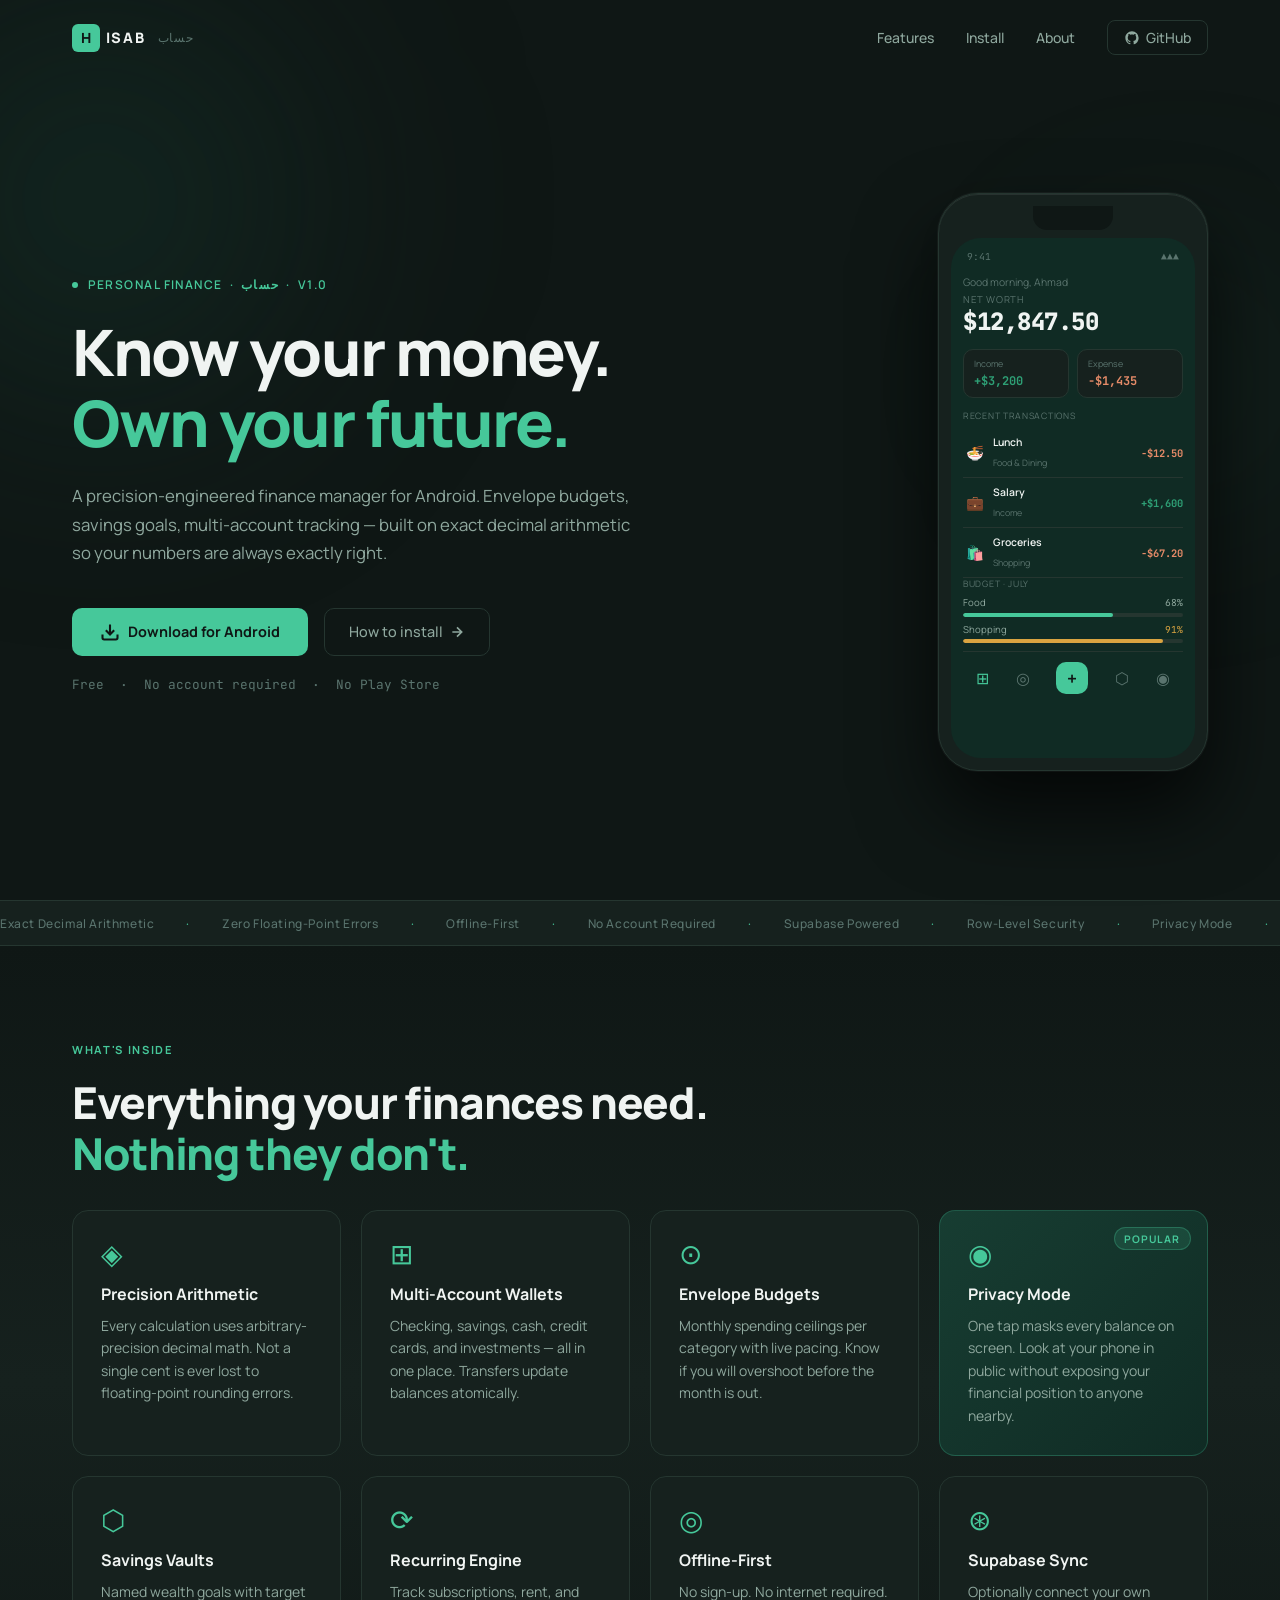
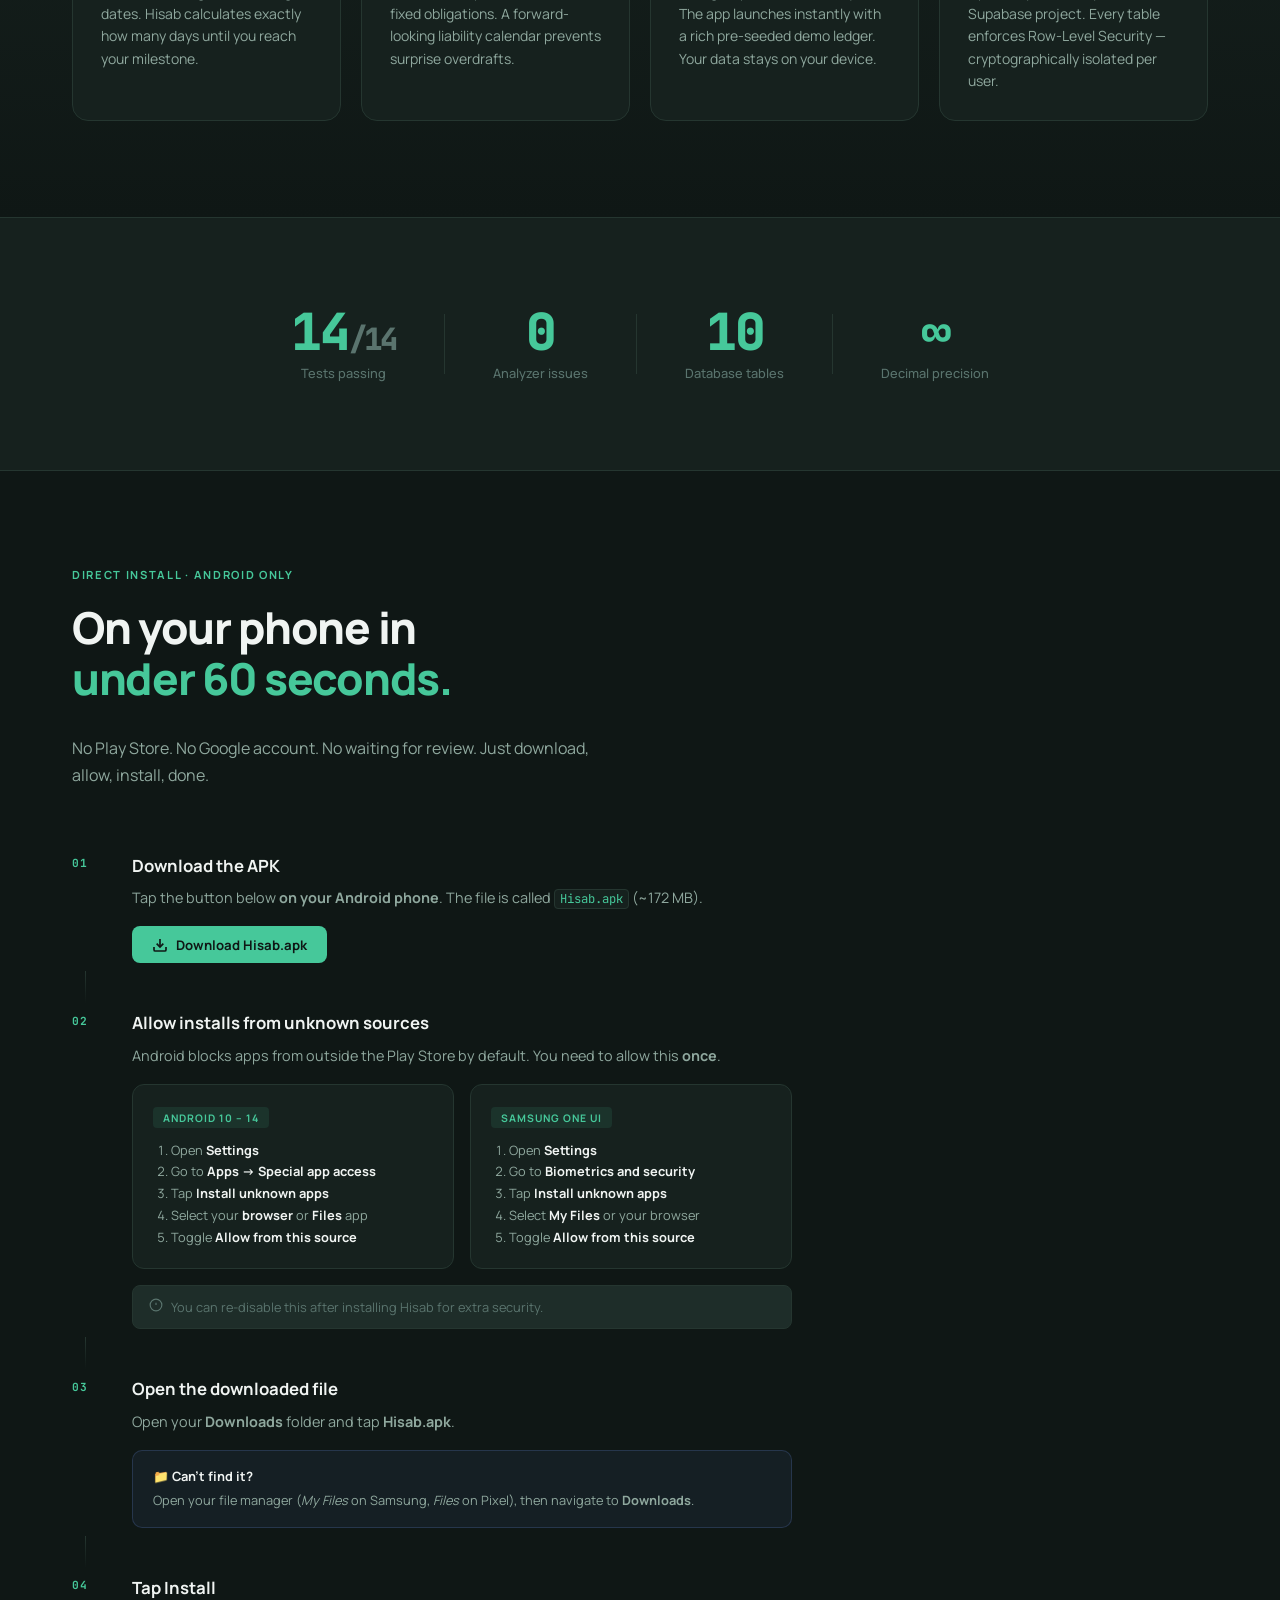
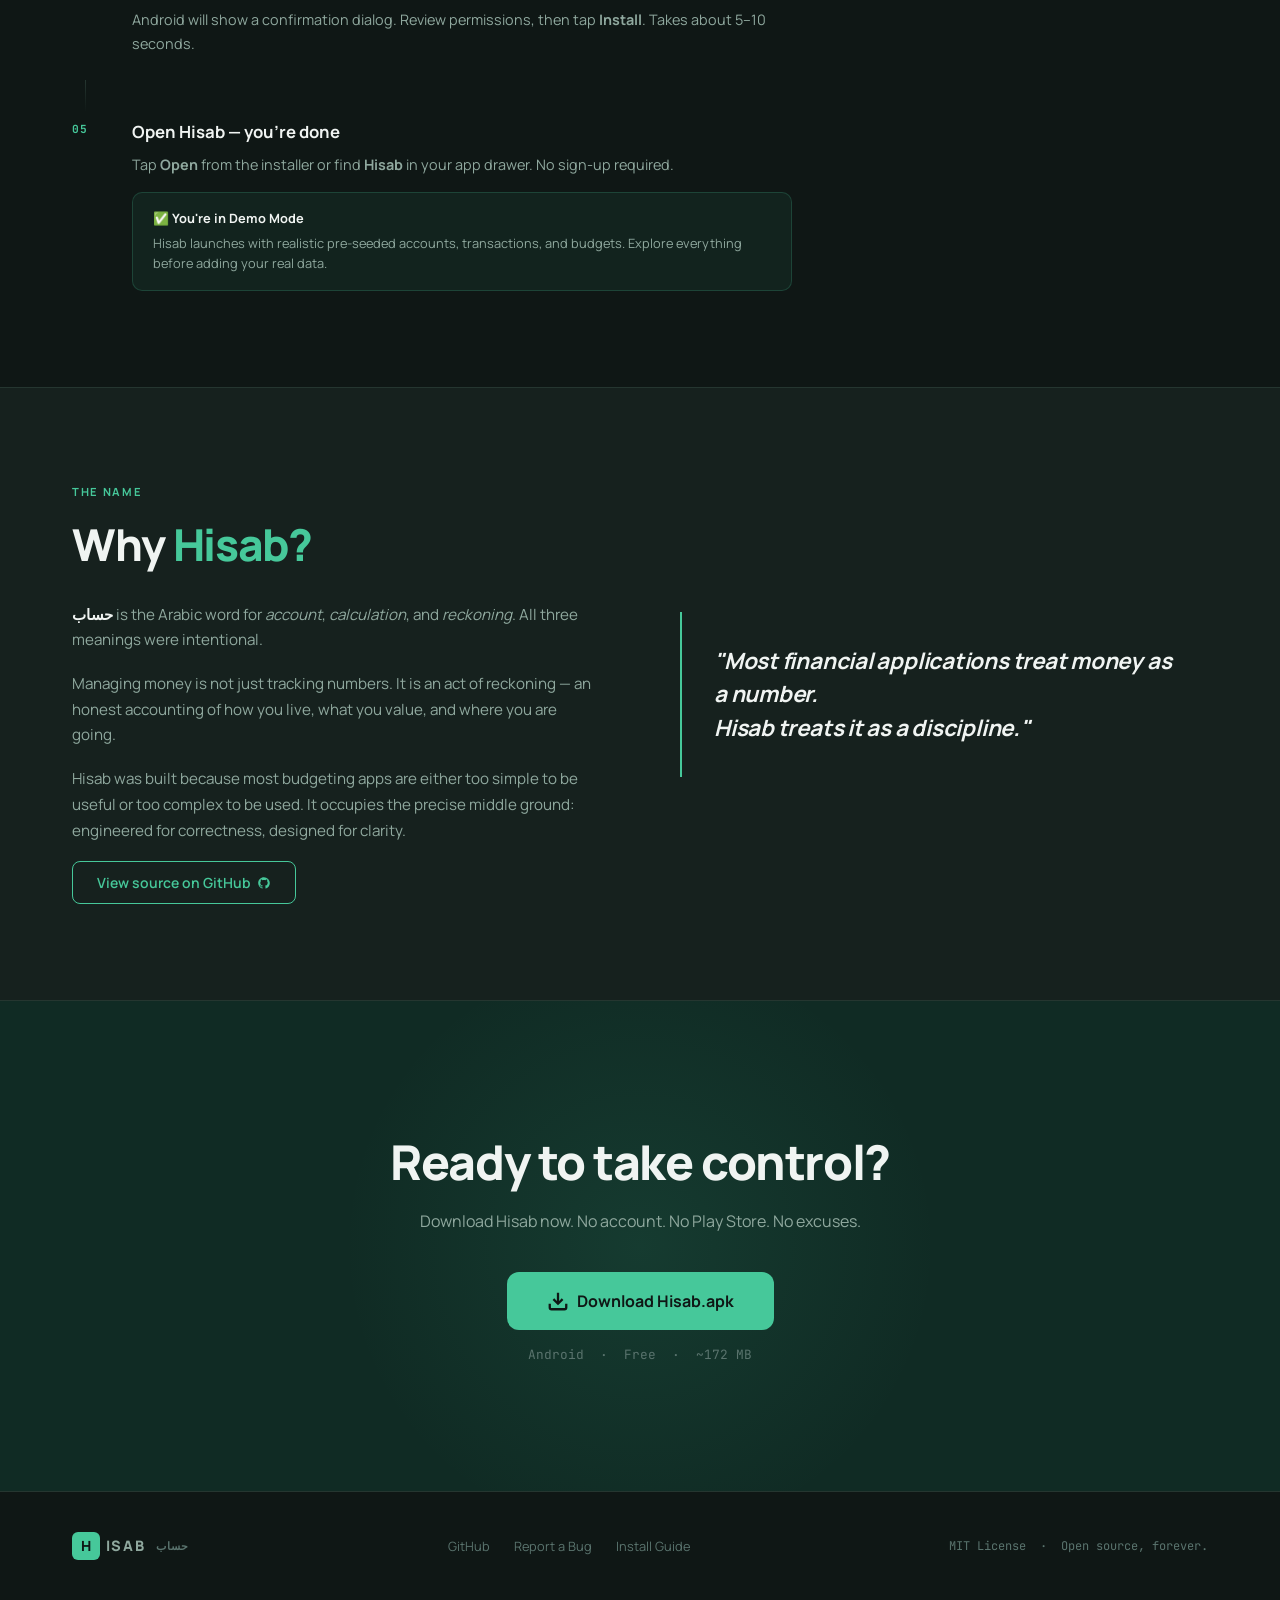
<file: website/index.html>
﻿<!DOCTYPE html>
<html lang="en">
<head>
  <meta charset="UTF-8" />
  <meta name="viewport" content="width=device-width, initial-scale=1.0" />
  <title>Hisab — Know Your Money. Own Your Future.</title>
  <meta name="description" content="Hisab is a precision personal finance manager for Android. Envelope budgets, savings goals, multi-account tracking and exact decimal arithmetic. Download directly — no app store required." />
  <link rel="preconnect" href="https://fonts.googleapis.com" />
  <link rel="preconnect" href="https://fonts.gstatic.com" crossorigin />
  <link href="https://fonts.googleapis.com/css2?family=Manrope:wght@300;400;500;600;700;800&family=JetBrains+Mono:wght@400;500&display=swap" rel="stylesheet" />
  <link rel="stylesheet" href="style.css" />
</head>
<body>

  <nav id="navbar">
    <div class="nav-inner">
      <a href="#" class="nav-logo">
        <span class="logo-mark">H</span><span class="logo-word">ISAB</span><span class="logo-arabic">حساب</span>
      </a>
      <div class="nav-links">
        <a href="#features">Features</a>
        <a href="#install">Install</a>
        <a href="#about">About</a>
        <a href="https://github.com/dinksira/Hisab" target="_blank" class="nav-github" id="nav-github-link">
          <svg width="16" height="16" viewBox="0 0 24 24" fill="currentColor"><path d="M12 2C6.477 2 2 6.477 2 12c0 4.42 2.87 8.17 6.84 9.5.5.08.66-.23.66-.5v-1.69c-2.77.6-3.36-1.34-3.36-1.34-.46-1.16-1.11-1.47-1.11-1.47-.91-.62.07-.6.07-.6 1 .07 1.53 1.03 1.53 1.03.87 1.52 2.34 1.07 2.91.83.09-.65.35-1.09.63-1.34-2.22-.25-4.55-1.11-4.55-4.92 0-1.11.38-2 1.03-2.71-.1-.25-.45-1.29.1-2.64 0 0 .84-.27 2.75 1.02.79-.22 1.65-.33 2.5-.33.85 0 1.71.11 2.5.33 1.91-1.29 2.75-1.02 2.75-1.02.55 1.35.2 2.39.1 2.64.65.71 1.03 1.6 1.03 2.71 0 3.82-2.34 4.66-4.57 4.91.36.31.69.92.69 1.85V21c0 .27.16.59.67.5C19.14 20.16 22 16.42 22 12A10 10 0 0 0 12 2z"/></svg>
          GitHub
        </a>
      </div>
    </div>
  </nav>

  <section id="hero">
    <div class="hero-glow hero-glow-1"></div>
    <div class="hero-glow hero-glow-2"></div>
    <div class="hero-content">
      <div class="hero-eyebrow"><span class="eyebrow-dot"></span>Personal Finance &nbsp;·&nbsp; حساب &nbsp;·&nbsp; v1.0</div>
      <h1 class="hero-title">Know your money.<br/><em>Own your future.</em></h1>
      <p class="hero-sub">A precision-engineered finance manager for Android. Envelope budgets, savings goals, multi-account tracking — built on exact decimal arithmetic so your numbers are always exactly right.</p>
      <div class="hero-actions">
        <a href="https://github.com/dinksira/Hisab/releases/latest/download/Hisab.apk" class="btn-primary" id="hero-download-btn" download>
          <svg width="20" height="20" viewBox="0 0 24 24" fill="none" stroke="currentColor" stroke-width="2.5"><path d="M21 15v4a2 2 0 0 1-2 2H5a2 2 0 0 1-2-2v-4"/><polyline points="7 10 12 15 17 10"/><line x1="12" y1="15" x2="12" y2="3"/></svg>
          Download for Android
        </a>
        <a href="#install" class="btn-ghost" id="hero-guide-btn">How to install <svg width="16" height="16" viewBox="0 0 24 24" fill="none" stroke="currentColor" stroke-width="2.5"><path d="M5 12h14M12 5l7 7-7 7"/></svg></a>
      </div>
      <p class="hero-note">Free &nbsp;·&nbsp; No account required &nbsp;·&nbsp; No Play Store</p>
    </div>

    <div class="hero-phone" aria-hidden="true">
      <div class="phone-frame">
        <div class="phone-notch"></div>
        <div class="phone-screen">
          <div class="screen-status"><span>9:41</span><span class="ss-icons">▲▲▲</span></div>
          <div class="screen-header">
            <div class="screen-greeting">Good morning, Ahmad</div>
            <div class="screen-nw-label">Net Worth</div>
            <div class="screen-nw">$12,847.50</div>
          </div>
          <div class="screen-cards">
            <div class="screen-card"><div class="card-label">Income</div><div class="card-val green">+$3,200</div></div>
            <div class="screen-card"><div class="card-label">Expense</div><div class="card-val orange">-$1,435</div></div>
          </div>
          <div class="screen-sl">Recent Transactions</div>
          <div class="screen-tx"><div class="tx-icon">🍜</div><div class="tx-info"><span>Lunch</span><small>Food & Dining</small></div><div class="tx-amt red">-$12.50</div></div>
          <div class="screen-tx"><div class="tx-icon">💼</div><div class="tx-info"><span>Salary</span><small>Income</small></div><div class="tx-amt green">+$1,600</div></div>
          <div class="screen-tx"><div class="tx-icon">🛍️</div><div class="tx-info"><span>Groceries</span><small>Shopping</small></div><div class="tx-amt red">-$67.20</div></div>
          <div class="screen-sl">Budget · July</div>
          <div class="screen-budget">
            <div class="budget-row"><span>Food</span><span class="budget-pct">68%</span></div>
            <div class="budget-bar"><div class="budget-fill" style="width:68%;background:#46C89A"></div></div>
          </div>
          <div class="screen-budget">
            <div class="budget-row"><span>Shopping</span><span class="budget-pct warn">91%</span></div>
            <div class="budget-bar"><div class="budget-fill" style="width:91%;background:#D9A441"></div></div>
          </div>
          <div class="screen-nav">
            <div class="sni active">⊞</div><div class="sni">◎</div>
            <div class="sni fab">+</div>
            <div class="sni">⬡</div><div class="sni">◉</div>
          </div>
        </div>
      </div>
    </div>
  </section>

  <div class="ticker-strip" aria-hidden="true">
    <div class="ticker-track">
      <span>Exact Decimal Arithmetic</span><span class="ticker-sep">·</span>
      <span>Zero Floating-Point Errors</span><span class="ticker-sep">·</span>
      <span>Offline-First</span><span class="ticker-sep">·</span>
      <span>No Account Required</span><span class="ticker-sep">·</span>
      <span>Supabase Powered</span><span class="ticker-sep">·</span>
      <span>Row-Level Security</span><span class="ticker-sep">·</span>
      <span>Privacy Mode</span><span class="ticker-sep">·</span>
      <span>Free Forever</span><span class="ticker-sep">·</span>
      <span>Open Source · Flutter 3.x</span><span class="ticker-sep">·</span>
      <span>Exact Decimal Arithmetic</span><span class="ticker-sep">·</span>
      <span>Zero Floating-Point Errors</span><span class="ticker-sep">·</span>
      <span>Offline-First</span><span class="ticker-sep">·</span>
      <span>No Account Required</span><span class="ticker-sep">·</span>
      <span>Supabase Powered</span><span class="ticker-sep">·</span>
      <span>Row-Level Security</span><span class="ticker-sep">·</span>
      <span>Privacy Mode</span><span class="ticker-sep">·</span>
      <span>Free Forever</span><span class="ticker-sep">·</span>
    </div>
  </div>

  <section id="features">
    <div class="section-inner">
      <div class="section-label">What's inside</div>
      <h2 class="section-title">Everything your finances need.<br/><em>Nothing they don't.</em></h2>
      <div class="features-grid">
        <div class="feature-card reveal" id="feat-1"><div class="feat-icon">◈</div><h3>Precision Arithmetic</h3><p>Every calculation uses arbitrary-precision decimal math. Not a single cent is ever lost to floating-point rounding errors.</p></div>
        <div class="feature-card reveal" id="feat-2"><div class="feat-icon">⊞</div><h3>Multi-Account Wallets</h3><p>Checking, savings, cash, credit cards, and investments — all in one place. Transfers update balances atomically.</p></div>
        <div class="feature-card reveal" id="feat-3"><div class="feat-icon">⊙</div><h3>Envelope Budgets</h3><p>Monthly spending ceilings per category with live pacing. Know if you will overshoot before the month is out.</p></div>
        <div class="feature-card featured reveal" id="feat-4"><div class="feat-badge">Popular</div><div class="feat-icon">◉</div><h3>Privacy Mode</h3><p>One tap masks every balance on screen. Look at your phone in public without exposing your financial position to anyone nearby.</p></div>
        <div class="feature-card reveal" id="feat-5"><div class="feat-icon">⬡</div><h3>Savings Vaults</h3><p>Named wealth goals with target dates. Hisab calculates exactly how many days until you reach your milestone.</p></div>
        <div class="feature-card reveal" id="feat-6"><div class="feat-icon">⟳</div><h3>Recurring Engine</h3><p>Track subscriptions, rent, and fixed obligations. A forward-looking liability calendar prevents surprise overdrafts.</p></div>
        <div class="feature-card reveal" id="feat-7"><div class="feat-icon">◎</div><h3>Offline-First</h3><p>No sign-up. No internet required. The app launches instantly with a rich pre-seeded demo ledger. Your data stays on your device.</p></div>
        <div class="feature-card reveal" id="feat-8"><div class="feat-icon">⊛</div><h3>Supabase Sync</h3><p>Optionally connect your own Supabase project. Every table enforces Row-Level Security — cryptographically isolated per user.</p></div>
      </div>
    </div>
  </section>

  <section id="stats">
    <div class="section-inner stats-inner">
      <div class="stat-block"><div class="stat-num">14<span class="stat-unit">/14</span></div><div class="stat-label">Tests passing</div></div>
      <div class="stat-divider"></div>
      <div class="stat-block"><div class="stat-num">0</div><div class="stat-label">Analyzer issues</div></div>
      <div class="stat-divider"></div>
      <div class="stat-block"><div class="stat-num">10</div><div class="stat-label">Database tables</div></div>
      <div class="stat-divider"></div>
      <div class="stat-block"><div class="stat-num">∞</div><div class="stat-label">Decimal precision</div></div>
    </div>
  </section>

  <section id="install">
    <div class="section-inner">
      <div class="section-label">Direct Install · Android Only</div>
      <h2 class="section-title">On your phone in<br/><em>under 60 seconds.</em></h2>
      <p class="section-sub">No Play Store. No Google account. No waiting for review. Just download, allow, install, done.</p>

      <div class="steps-container">
        <div class="step reveal" id="step-1">
          <div class="step-number">01</div>
          <div class="step-content">
            <h3>Download the APK</h3>
            <p>Tap the button below <strong>on your Android phone</strong>. The file is called <code>Hisab.apk</code> (~172 MB).</p>
            <a href="https://github.com/dinksira/Hisab/releases/latest/download/Hisab.apk" class="btn-primary btn-sm" id="step1-download-btn" download>
              <svg width="16" height="16" viewBox="0 0 24 24" fill="none" stroke="currentColor" stroke-width="2.5"><path d="M21 15v4a2 2 0 0 1-2 2H5a2 2 0 0 1-2-2v-4"/><polyline points="7 10 12 15 17 10"/><line x1="12" y1="15" x2="12" y2="3"/></svg>
              Download Hisab.apk
            </a>
          </div>
        </div>
        <div class="step-connector"></div>
        <div class="step reveal" id="step-2">
          <div class="step-number">02</div>
          <div class="step-content">
            <h3>Allow installs from unknown sources</h3>
            <p>Android blocks apps from outside the Play Store by default. You need to allow this <strong>once</strong>.</p>
            <div class="instruction-cards">
              <div class="instr-card" id="instr-android"><div class="instr-badge">Android 10 – 14</div><ol><li>Open <strong>Settings</strong></li><li>Go to <strong>Apps → Special app access</strong></li><li>Tap <strong>Install unknown apps</strong></li><li>Select your <strong>browser</strong> or <strong>Files</strong> app</li><li>Toggle <strong>Allow from this source</strong></li></ol></div>
              <div class="instr-card" id="instr-samsung"><div class="instr-badge">Samsung One UI</div><ol><li>Open <strong>Settings</strong></li><li>Go to <strong>Biometrics and security</strong></li><li>Tap <strong>Install unknown apps</strong></li><li>Select <strong>My Files</strong> or your browser</li><li>Toggle <strong>Allow from this source</strong></li></ol></div>
            </div>
            <div class="step-note" id="step2-note">
              <svg width="14" height="14" viewBox="0 0 24 24" fill="none" stroke="currentColor" stroke-width="2"><circle cx="12" cy="12" r="10"/><line x1="12" y1="8" x2="12" y2="12"/><line x1="12" y1="16" x2="12.01" y2="16"/></svg>
              You can re-disable this after installing Hisab for extra security.
            </div>
          </div>
        </div>
        <div class="step-connector"></div>
        <div class="step reveal" id="step-3">
          <div class="step-number">03</div>
          <div class="step-content">
            <h3>Open the downloaded file</h3>
            <p>Open your <strong>Downloads</strong> folder and tap <strong>Hisab.apk</strong>.</p>
            <div class="tip-box" id="tip-find-file"><div class="tip-title">📁 Can't find it?</div><p>Open your file manager (<em>My Files</em> on Samsung, <em>Files</em> on Pixel), then navigate to <strong>Downloads</strong>.</p></div>
          </div>
        </div>
        <div class="step-connector"></div>
        <div class="step reveal" id="step-4">
          <div class="step-number">04</div>
          <div class="step-content">
            <h3>Tap Install</h3>
            <p>Android will show a confirmation dialog. Review permissions, then tap <strong>Install</strong>. Takes about 5–10 seconds.</p>
          </div>
        </div>
        <div class="step-connector"></div>
        <div class="step reveal" id="step-5">
          <div class="step-number">05</div>
          <div class="step-content">
            <h3>Open Hisab — you're done</h3>
            <p>Tap <strong>Open</strong> from the installer or find <strong>Hisab</strong> in your app drawer. No sign-up required.</p>
            <div class="tip-box success" id="tip-demo"><div class="tip-title">✅ You're in Demo Mode</div><p>Hisab launches with realistic pre-seeded accounts, transactions, and budgets. Explore everything before adding your real data.</p></div>
          </div>
        </div>
      </div>
    </div>
  </section>

  <section id="about">
    <div class="section-inner about-inner">
      <div class="about-text reveal">
        <div class="section-label">The name</div>
        <h2 class="section-title">Why <em>Hisab?</em></h2>
        <p><strong>حساب</strong> is the Arabic word for <em>account</em>, <em>calculation</em>, and <em>reckoning</em>. All three meanings were intentional.</p>
        <p>Managing money is not just tracking numbers. It is an act of reckoning — an honest accounting of how you live, what you value, and where you are going.</p>
        <p>Hisab was built because most budgeting apps are either too simple to be useful or too complex to be used. It occupies the precise middle ground: engineered for correctness, designed for clarity.</p>
        <a href="https://github.com/dinksira/Hisab" target="_blank" class="btn-outline" id="about-github-btn">View source on GitHub <svg width="14" height="14" viewBox="0 0 24 24" fill="currentColor"><path d="M12 2C6.477 2 2 6.477 2 12c0 4.42 2.87 8.17 6.84 9.5.5.08.66-.23.66-.5v-1.69c-2.77.6-3.36-1.34-3.36-1.34-.46-1.16-1.11-1.47-1.11-1.47-.91-.62.07-.6.07-.6 1 .07 1.53 1.03 1.53 1.03.87 1.52 2.34 1.07 2.91.83.09-.65.35-1.09.63-1.34-2.22-.25-4.55-1.11-4.55-4.92 0-1.11.38-2 1.03-2.71-.1-.25-.45-1.29.1-2.64 0 0 .84-.27 2.75 1.02.79-.22 1.65-.33 2.5-.33.85 0 1.71.11 2.5.33 1.91-1.29 2.75-1.02 2.75-1.02.55 1.35.2 2.39.1 2.64.65.71 1.03 1.6 1.03 2.71 0 3.82-2.34 4.66-4.57 4.91.36.31.69.92.69 1.85V21c0 .27.16.59.67.5C19.14 20.16 22 16.42 22 12A10 10 0 0 0 12 2z"/></svg></a>
      </div>
      <div class="about-quote reveal">
        <blockquote>"Most financial applications treat money as a number.<br/>Hisab treats it as a discipline."</blockquote>
      </div>
    </div>
  </section>

  <section id="cta">
    <div class="cta-glow"></div>
    <div class="section-inner cta-inner">
      <h2 class="cta-title">Ready to take control?</h2>
      <p class="cta-sub">Download Hisab now. No account. No Play Store. No excuses.</p>
      <a href="https://github.com/dinksira/Hisab/releases/latest/download/Hisab.apk" class="btn-primary btn-lg" id="cta-download-btn" download>
        <svg width="22" height="22" viewBox="0 0 24 24" fill="none" stroke="currentColor" stroke-width="2.5"><path d="M21 15v4a2 2 0 0 1-2 2H5a2 2 0 0 1-2-2v-4"/><polyline points="7 10 12 15 17 10"/><line x1="12" y1="15" x2="12" y2="3"/></svg>
        Download Hisab.apk
      </a>
      <p class="cta-note">Android &nbsp;·&nbsp; Free &nbsp;·&nbsp; ~172 MB</p>
    </div>
  </section>

  <footer id="footer">
    <div class="footer-inner">
      <div class="footer-logo"><span class="logo-mark">H</span><span class="logo-word">ISAB</span><span class="footer-arabic">حساب</span></div>
      <div class="footer-links">
        <a href="https://github.com/dinksira/Hisab" target="_blank" id="footer-github-link">GitHub</a>
        <a href="https://github.com/dinksira/Hisab/issues" target="_blank" id="footer-issues-link">Report a Bug</a>
        <a href="#install" id="footer-install-link">Install Guide</a>
      </div>
      <p class="footer-copy">MIT License &nbsp;·&nbsp; Open source, forever.</p>
    </div>
  </footer>

  <script src="app.js"></script>
</body>
</html>
</file>
<file: website/style.css>
﻿/* ============================================================
   HISAB WEBSITE — style.css
   Design System: Forest Green + Mint + Obsidian
   ============================================================ */

:root {
  --forest:    #173D32;
  --deep:      #102B24;
  --obsidian:  #0F1715;
  --surface:   #16211E;
  --surface2:  #1E2D29;
  --border:    #253630;
  --mint:      #46C89A;
  --mint-dim:  #2E9F75;
  --green:     #2E9F75;
  --orange:    #E58B68;
  --gold:      #D9A441;
  --text1:     #F0F4F2;
  --text2:     #8FA89E;
  --text3:     #5A746E;
  --mono:      'JetBrains Mono', monospace;
  --sans:      'Manrope', sans-serif;
  --ease:      cubic-bezier(0.22, 1, 0.36, 1);
}

*, *::before, *::after { box-sizing: border-box; margin: 0; padding: 0; }

html { scroll-behavior: smooth; font-size: 16px; }

body {
  font-family: var(--sans);
  background: var(--obsidian);
  color: var(--text1);
  overflow-x: hidden;
  -webkit-font-smoothing: antialiased;
}

/* ─── SCROLLBAR ─── */
::-webkit-scrollbar { width: 6px; }
::-webkit-scrollbar-track { background: var(--obsidian); }
::-webkit-scrollbar-thumb { background: var(--border); border-radius: 3px; }

/* ─── NAV ─── */
#navbar {
  position: fixed; top: 0; left: 0; right: 0; z-index: 100;
  transition: background 0.3s var(--ease), backdrop-filter 0.3s;
}
#navbar.scrolled {
  background: rgba(15,23,21,0.85);
  backdrop-filter: blur(20px);
  border-bottom: 1px solid var(--border);
}
.nav-inner {
  max-width: 1200px; margin: 0 auto;
  display: flex; align-items: center; justify-content: space-between;
  padding: 1.25rem 2rem;
}
.nav-logo {
  display: flex; align-items: center; gap: 0.25rem;
  text-decoration: none; color: var(--text1);
  font-weight: 800; letter-spacing: 0.05em;
}
.logo-mark {
  display: inline-flex; align-items: center; justify-content: center;
  width: 28px; height: 28px;
  background: var(--mint); color: var(--obsidian);
  border-radius: 6px; font-size: 0.875rem; font-weight: 800;
}
.logo-word { font-size: 0.9rem; letter-spacing: 0.12em; margin-left: 0.1rem; }
.logo-arabic { font-size: 0.75rem; color: var(--text3); margin-left: 0.5rem; font-weight: 400; }
.nav-links {
  display: flex; align-items: center; gap: 2rem;
}
.nav-links a {
  text-decoration: none; color: var(--text2);
  font-size: 0.875rem; font-weight: 500;
  transition: color 0.2s;
}
.nav-links a:hover { color: var(--text1); }
.nav-github {
  display: flex; align-items: center; gap: 0.4rem;
  padding: 0.45rem 1rem;
  border: 1px solid var(--border);
  border-radius: 8px;
  color: var(--text2) !important;
  transition: border-color 0.2s, color 0.2s !important;
}
.nav-github:hover { border-color: var(--mint) !important; color: var(--mint) !important; }

/* ─── BUTTONS ─── */
.btn-primary {
  display: inline-flex; align-items: center; gap: 0.5rem;
  padding: 0.85rem 1.75rem;
  background: var(--mint); color: var(--obsidian);
  font-family: var(--sans); font-size: 0.9rem; font-weight: 700;
  border: none; border-radius: 10px; cursor: pointer;
  text-decoration: none;
  transition: transform 0.2s var(--ease), box-shadow 0.2s var(--ease), background 0.2s;
  box-shadow: 0 0 0 0 rgba(70,200,154,0);
}
.btn-primary:hover {
  transform: translateY(-2px);
  box-shadow: 0 8px 32px rgba(70,200,154,0.35);
  background: #5DD9AB;
}
.btn-primary:active { transform: translateY(0); }
.btn-primary.btn-sm { padding: 0.6rem 1.25rem; font-size: 0.825rem; border-radius: 8px; }
.btn-primary.btn-lg { padding: 1.1rem 2.5rem; font-size: 1rem; border-radius: 12px; }

.btn-ghost {
  display: inline-flex; align-items: center; gap: 0.4rem;
  padding: 0.85rem 1.5rem;
  background: transparent; color: var(--text2);
  font-family: var(--sans); font-size: 0.9rem; font-weight: 500;
  border: 1px solid var(--border); border-radius: 10px;
  text-decoration: none;
  transition: border-color 0.2s, color 0.2s, transform 0.2s var(--ease);
}
.btn-ghost:hover { border-color: var(--text2); color: var(--text1); transform: translateY(-2px); }

.btn-outline {
  display: inline-flex; align-items: center; gap: 0.4rem;
  padding: 0.7rem 1.5rem;
  background: transparent; color: var(--mint);
  font-family: var(--sans); font-size: 0.875rem; font-weight: 600;
  border: 1px solid var(--mint); border-radius: 8px;
  text-decoration: none;
  transition: background 0.2s, transform 0.2s var(--ease);
}
.btn-outline:hover { background: rgba(70,200,154,0.1); transform: translateY(-2px); }

/* ─── HERO ─── */
#hero {
  min-height: 100vh;
  display: flex; align-items: center; justify-content: space-between;
  padding: 8rem 2rem 4rem;
  max-width: 1200px; margin: 0 auto;
  position: relative; gap: 4rem;
}
.hero-glow {
  position: fixed; border-radius: 50%; filter: blur(100px);
  pointer-events: none; z-index: 0;
}
.hero-glow-1 {
  width: 600px; height: 600px;
  background: radial-gradient(circle, rgba(23,61,50,0.5) 0%, transparent 70%);
  top: -100px; left: -200px;
  animation: glow-drift 8s ease-in-out infinite alternate;
}
.hero-glow-2 {
  width: 400px; height: 400px;
  background: radial-gradient(circle, rgba(70,200,154,0.08) 0%, transparent 70%);
  top: 20%; right: -100px;
  animation: glow-drift 11s ease-in-out infinite alternate-reverse;
}
@keyframes glow-drift { from { transform: translate(0,0); } to { transform: translate(30px,40px); } }

.hero-content { position: relative; z-index: 1; max-width: 560px; }
.hero-eyebrow {
  display: inline-flex; align-items: center; gap: 0.6rem;
  font-size: 0.75rem; font-weight: 600; letter-spacing: 0.12em;
  color: var(--mint); text-transform: uppercase;
  margin-bottom: 1.5rem;
}
.eyebrow-dot {
  width: 6px; height: 6px; border-radius: 50%; background: var(--mint);
  animation: pulse-dot 2s ease-in-out infinite;
}
@keyframes pulse-dot { 0%,100% { opacity:1; transform:scale(1); } 50% { opacity:0.5; transform:scale(0.7); } }

.hero-title {
  font-size: clamp(2.5rem, 5vw, 4rem); font-weight: 800; line-height: 1.1;
  letter-spacing: -0.03em; margin-bottom: 1.5rem; color: var(--text1);
}
.hero-title em { font-style: normal; color: var(--mint); }
.hero-sub {
  font-size: 1.05rem; line-height: 1.7; color: var(--text2);
  margin-bottom: 2.5rem; font-weight: 400;
}
.hero-actions { display: flex; flex-wrap: wrap; gap: 1rem; margin-bottom: 1.25rem; }
.hero-note { font-size: 0.8rem; color: var(--text3); font-family: var(--mono); }

/* Phone mockup */
.hero-phone { position: relative; z-index: 1; flex-shrink: 0; }
.phone-frame {
  width: 270px;
  background: var(--surface);
  border-radius: 40px;
  padding: 12px;
  border: 1px solid var(--border);
  box-shadow:
    0 0 0 1px rgba(255,255,255,0.04),
    0 40px 80px rgba(0,0,0,0.7),
    inset 0 1px 0 rgba(255,255,255,0.08);
  animation: phone-float 4s ease-in-out infinite;
}
@keyframes phone-float { 0%,100% { transform: translateY(0); } 50% { transform: translateY(-12px); } }
.phone-notch {
  width: 80px; height: 24px;
  background: var(--obsidian);
  border-radius: 0 0 14px 14px;
  margin: 0 auto 8px;
}
.phone-screen {
  background: var(--deep);
  border-radius: 30px;
  padding: 0.75rem;
  overflow: hidden;
  min-height: 520px;
}
.screen-status {
  display: flex; justify-content: space-between; align-items: center;
  font-size: 0.6rem; color: var(--text3); margin-bottom: 0.75rem;
  font-family: var(--mono); padding: 0 0.25rem;
}
.screen-header { margin-bottom: 0.75rem; }
.screen-greeting { font-size: 0.65rem; color: var(--text3); margin-bottom: 0.25rem; }
.screen-nw-label { font-size: 0.6rem; color: var(--text3); text-transform: uppercase; letter-spacing: 0.08em; }
.screen-nw {
  font-size: 1.5rem; font-weight: 800; color: var(--text1);
  font-family: var(--mono); letter-spacing: -0.02em;
}
.screen-cards { display: flex; gap: 0.5rem; margin-bottom: 0.75rem; }
.screen-card {
  flex: 1; background: var(--surface); border-radius: 10px;
  padding: 0.5rem 0.6rem; border: 1px solid var(--border);
}
.card-label { font-size: 0.55rem; color: var(--text3); margin-bottom: 0.2rem; }
.card-val { font-size: 0.75rem; font-weight: 700; font-family: var(--mono); }
.card-val.green { color: var(--green); }
.card-val.orange { color: var(--orange); }
.screen-sl { font-size: 0.55rem; color: var(--text3); text-transform: uppercase; letter-spacing: 0.08em; margin-bottom: 0.4rem; }
.screen-tx {
  display: flex; align-items: center; gap: 0.4rem;
  padding: 0.4rem 0; border-bottom: 1px solid var(--border);
}
.screen-tx:last-of-type { border-bottom: none; }
.tx-icon { font-size: 0.9rem; width: 24px; text-align: center; }
.tx-info { flex: 1; }
.tx-info span { display: block; font-size: 0.65rem; color: var(--text1); font-weight: 600; }
.tx-info small { font-size: 0.55rem; color: var(--text3); }
.tx-amt { font-size: 0.65rem; font-weight: 700; font-family: var(--mono); }
.tx-amt.green { color: var(--green); }
.tx-amt.red { color: var(--orange); }
.screen-budget { margin-bottom: 0.4rem; }
.budget-row { display: flex; justify-content: space-between; font-size: 0.6rem; margin-bottom: 0.2rem; color: var(--text2); }
.budget-pct { font-family: var(--mono); }
.budget-pct.warn { color: var(--gold); }
.budget-bar { height: 4px; background: var(--border); border-radius: 2px; overflow: hidden; }
.budget-fill { height: 100%; border-radius: 2px; transition: width 1s var(--ease); }
.screen-nav {
  display: flex; justify-content: space-around; align-items: center;
  padding: 0.6rem 0 0.2rem;
  border-top: 1px solid var(--border); margin-top: 0.5rem;
}
.sni { font-size: 1rem; color: var(--text3); cursor: default; }
.sni.active { color: var(--mint); }
.sni.fab {
  width: 32px; height: 32px;
  background: var(--mint); color: var(--obsidian);
  border-radius: 10px;
  display: flex; align-items: center; justify-content: center;
  font-size: 1.1rem; font-weight: 700;
}

/* ─── TICKER ─── */
.ticker-strip {
  background: var(--surface); border-top: 1px solid var(--border); border-bottom: 1px solid var(--border);
  overflow: hidden; padding: 0.85rem 0;
}
.ticker-track {
  display: flex; gap: 2rem; white-space: nowrap;
  animation: ticker 30s linear infinite;
}
.ticker-track span { font-size: 0.75rem; color: var(--text3); font-weight: 500; letter-spacing: 0.05em; }
.ticker-sep { color: var(--mint) !important; }
@keyframes ticker { from { transform: translateX(0); } to { transform: translateX(-50%); } }

/* ─── SECTIONS ─── */
.section-inner { max-width: 1200px; margin: 0 auto; padding: 0 2rem; }
section { padding: 6rem 0; }

.section-label {
  font-size: 0.7rem; font-weight: 700; letter-spacing: 0.15em;
  text-transform: uppercase; color: var(--mint);
  margin-bottom: 1.25rem; display: block;
}
.section-title {
  font-size: clamp(2rem, 3.5vw, 2.75rem); font-weight: 800;
  line-height: 1.15; letter-spacing: -0.03em;
  color: var(--text1); margin-bottom: 2rem;
}
.section-title em { font-style: normal; color: var(--mint); }
.section-sub { font-size: 1rem; color: var(--text2); line-height: 1.7; max-width: 560px; margin-bottom: 4rem; }

/* ─── FEATURES ─── */
#features { background: linear-gradient(to bottom, var(--obsidian), var(--surface), var(--obsidian)); }
.features-grid {
  display: grid; grid-template-columns: repeat(auto-fill, minmax(260px, 1fr));
  gap: 1.25rem; margin-top: 1rem;
}
.feature-card {
  background: var(--surface);
  border: 1px solid var(--border);
  border-radius: 16px;
  padding: 1.75rem;
  position: relative;
  transition: transform 0.3s var(--ease), border-color 0.3s, box-shadow 0.3s;
}
.feature-card:hover {
  transform: translateY(-4px);
  border-color: rgba(70,200,154,0.3);
  box-shadow: 0 16px 48px rgba(0,0,0,0.4), 0 0 0 1px rgba(70,200,154,0.1);
}
.feature-card.featured {
  background: linear-gradient(135deg, var(--forest) 0%, var(--deep) 100%);
  border-color: rgba(70,200,154,0.25);
  grid-row: span 1;
}
.feat-badge {
  position: absolute; top: 1rem; right: 1rem;
  font-size: 0.65rem; font-weight: 700; letter-spacing: 0.1em;
  text-transform: uppercase;
  padding: 0.2rem 0.6rem;
  background: rgba(70,200,154,0.15);
  color: var(--mint);
  border-radius: 20px;
  border: 1px solid rgba(70,200,154,0.3);
}
.feat-icon {
  font-size: 1.75rem; margin-bottom: 1rem;
  color: var(--mint); line-height: 1;
}
.feature-card h3 { font-size: 1rem; font-weight: 700; margin-bottom: 0.6rem; color: var(--text1); }
.feature-card p { font-size: 0.875rem; color: var(--text2); line-height: 1.6; }

/* ─── STATS ─── */
#stats {
  background: var(--surface);
  border-top: 1px solid var(--border);
  border-bottom: 1px solid var(--border);
  padding: 4rem 0;
}
.stats-inner {
  display: flex; align-items: center; justify-content: center;
  gap: 0; flex-wrap: wrap;
}
.stat-block { text-align: center; padding: 1.5rem 3rem; }
.stat-num {
  font-size: clamp(2.5rem, 4vw, 3.5rem); font-weight: 800;
  font-family: var(--mono); color: var(--mint);
  line-height: 1; letter-spacing: -0.04em;
}
.stat-unit { font-size: 0.6em; color: var(--text3); }
.stat-label { font-size: 0.8rem; color: var(--text3); margin-top: 0.4rem; font-weight: 500; }
.stat-divider { width: 1px; height: 60px; background: var(--border); }

/* ─── INSTALL ─── */
#install { background: var(--obsidian); }
.steps-container { max-width: 720px; }
.step {
  display: flex; gap: 2rem; align-items: flex-start;
}
.step-number {
  font-family: var(--mono); font-size: 0.7rem; font-weight: 700;
  color: var(--mint); letter-spacing: 0.1em;
  min-width: 28px; padding-top: 0.15rem;
}
.step-content { flex: 1; padding-bottom: 0; }
.step-content h3 { font-size: 1.05rem; font-weight: 700; margin-bottom: 0.6rem; color: var(--text1); }
.step-content p { font-size: 0.9rem; color: var(--text2); line-height: 1.65; margin-bottom: 1rem; }
.step-content code {
  font-family: var(--mono); font-size: 0.85em;
  background: var(--surface); padding: 0.1em 0.4em;
  border-radius: 4px; color: var(--mint);
  border: 1px solid var(--border);
}

.step-connector {
  width: 1px; height: 2rem;
  background: linear-gradient(to bottom, var(--border), transparent);
  margin: 0.5rem 0 0.5rem 13px;
}

.instruction-cards { display: grid; grid-template-columns: 1fr 1fr; gap: 1rem; margin: 1rem 0; }
.instr-card {
  background: var(--surface); border: 1px solid var(--border);
  border-radius: 12px; padding: 1.25rem;
}
.instr-badge {
  font-size: 0.65rem; font-weight: 700; letter-spacing: 0.1em;
  text-transform: uppercase; color: var(--mint);
  background: rgba(70,200,154,0.1); padding: 0.2rem 0.6rem;
  border-radius: 4px; display: inline-block; margin-bottom: 0.75rem;
}
.instr-card ol { padding-left: 1.1rem; }
.instr-card li { font-size: 0.8rem; color: var(--text2); line-height: 1.7; }
.instr-card li strong { color: var(--text1); }

.step-note {
  display: flex; align-items: flex-start; gap: 0.5rem;
  font-size: 0.8rem; color: var(--text3); padding: 0.75rem 1rem;
  background: var(--surface2); border-radius: 8px;
  border: 1px solid var(--border); margin-top: 0.75rem;
}
.tip-box {
  background: rgba(108,143,232,0.07);
  border: 1px solid rgba(108,143,232,0.2);
  border-radius: 10px; padding: 1rem 1.25rem; margin-top: 0.75rem;
}
.tip-box.success {
  background: rgba(70,200,154,0.07);
  border-color: rgba(70,200,154,0.2);
}
.tip-title { font-size: 0.8rem; font-weight: 700; color: var(--text1); margin-bottom: 0.35rem; }
.tip-box p { font-size: 0.8rem; color: var(--text2); line-height: 1.6; margin-bottom: 0 !important; }

/* ─── ABOUT ─── */
#about { background: var(--surface); border-top: 1px solid var(--border); }
.about-inner { display: flex; gap: 5rem; align-items: center; }
.about-text { flex: 1; }
.about-text p { font-size: 0.95rem; color: var(--text2); line-height: 1.7; margin-bottom: 1.1rem; }
.about-text strong { color: var(--text1); }
.about-quote {
  flex: 1; display: flex; align-items: center; justify-content: center;
  min-height: 240px;
}
.about-quote blockquote {
  font-size: clamp(1.1rem, 2vw, 1.4rem); font-weight: 700; font-style: italic;
  line-height: 1.5; color: var(--text1); letter-spacing: -0.01em;
  position: relative; padding: 2rem;
  border-left: 2px solid var(--mint); text-align: left;
}

/* ─── CTA ─── */
#cta {
  position: relative; overflow: hidden;
  background: var(--deep); padding: 8rem 0;
  border-top: 1px solid var(--border);
  text-align: center;
}
.cta-glow {
  position: absolute; width: 600px; height: 600px;
  background: radial-gradient(circle, rgba(70,200,154,0.1) 0%, transparent 70%);
  top: 50%; left: 50%; transform: translate(-50%,-50%);
  pointer-events: none;
}
.cta-inner { position: relative; z-index: 1; }
.cta-title {
  font-size: clamp(2rem, 4vw, 3rem); font-weight: 800;
  letter-spacing: -0.03em; margin-bottom: 1rem; color: var(--text1);
}
.cta-sub { font-size: 1rem; color: var(--text2); margin-bottom: 2.5rem; }
.cta-note { margin-top: 1rem; font-size: 0.8rem; color: var(--text3); font-family: var(--mono); }

/* ─── FOOTER ─── */
#footer {
  background: var(--obsidian);
  border-top: 1px solid var(--border);
  padding: 2.5rem 0;
}
.footer-inner {
  max-width: 1200px; margin: 0 auto; padding: 0 2rem;
  display: flex; align-items: center; justify-content: space-between;
  flex-wrap: wrap; gap: 1rem;
}
.footer-logo {
  display: flex; align-items: center; gap: 0.25rem;
  font-weight: 800; letter-spacing: 0.05em; color: var(--text2);
}
.footer-arabic { font-size: 0.7rem; color: var(--text3); margin-left: 0.4rem; }
.footer-links { display: flex; gap: 1.5rem; }
.footer-links a { font-size: 0.8rem; color: var(--text3); text-decoration: none; transition: color 0.2s; }
.footer-links a:hover { color: var(--text1); }
.footer-copy { font-size: 0.75rem; color: var(--text3); font-family: var(--mono); }

/* ─── REVEAL ANIMATION ─── */
.reveal { opacity: 0; transform: translateY(24px); transition: opacity 0.6s var(--ease), transform 0.6s var(--ease); }
.reveal.visible { opacity: 1; transform: translateY(0); }

/* ─── RESPONSIVE ─── */
@media (max-width: 900px) {
  #hero { flex-direction: column; align-items: flex-start; padding-top: 7rem; }
  .hero-phone { align-self: center; }
  .about-inner { flex-direction: column; gap: 2.5rem; }
  .about-quote blockquote { font-size: 1.1rem; }
  .instruction-cards { grid-template-columns: 1fr; }
}
@media (max-width: 600px) {
  .nav-links a:not(.nav-github) { display: none; }
  .stat-block { padding: 1.25rem 1.5rem; }
  .stat-divider { display: none; }
  .footer-inner { flex-direction: column; align-items: flex-start; }
  .hero-phone { display: none; }
}
</file>
